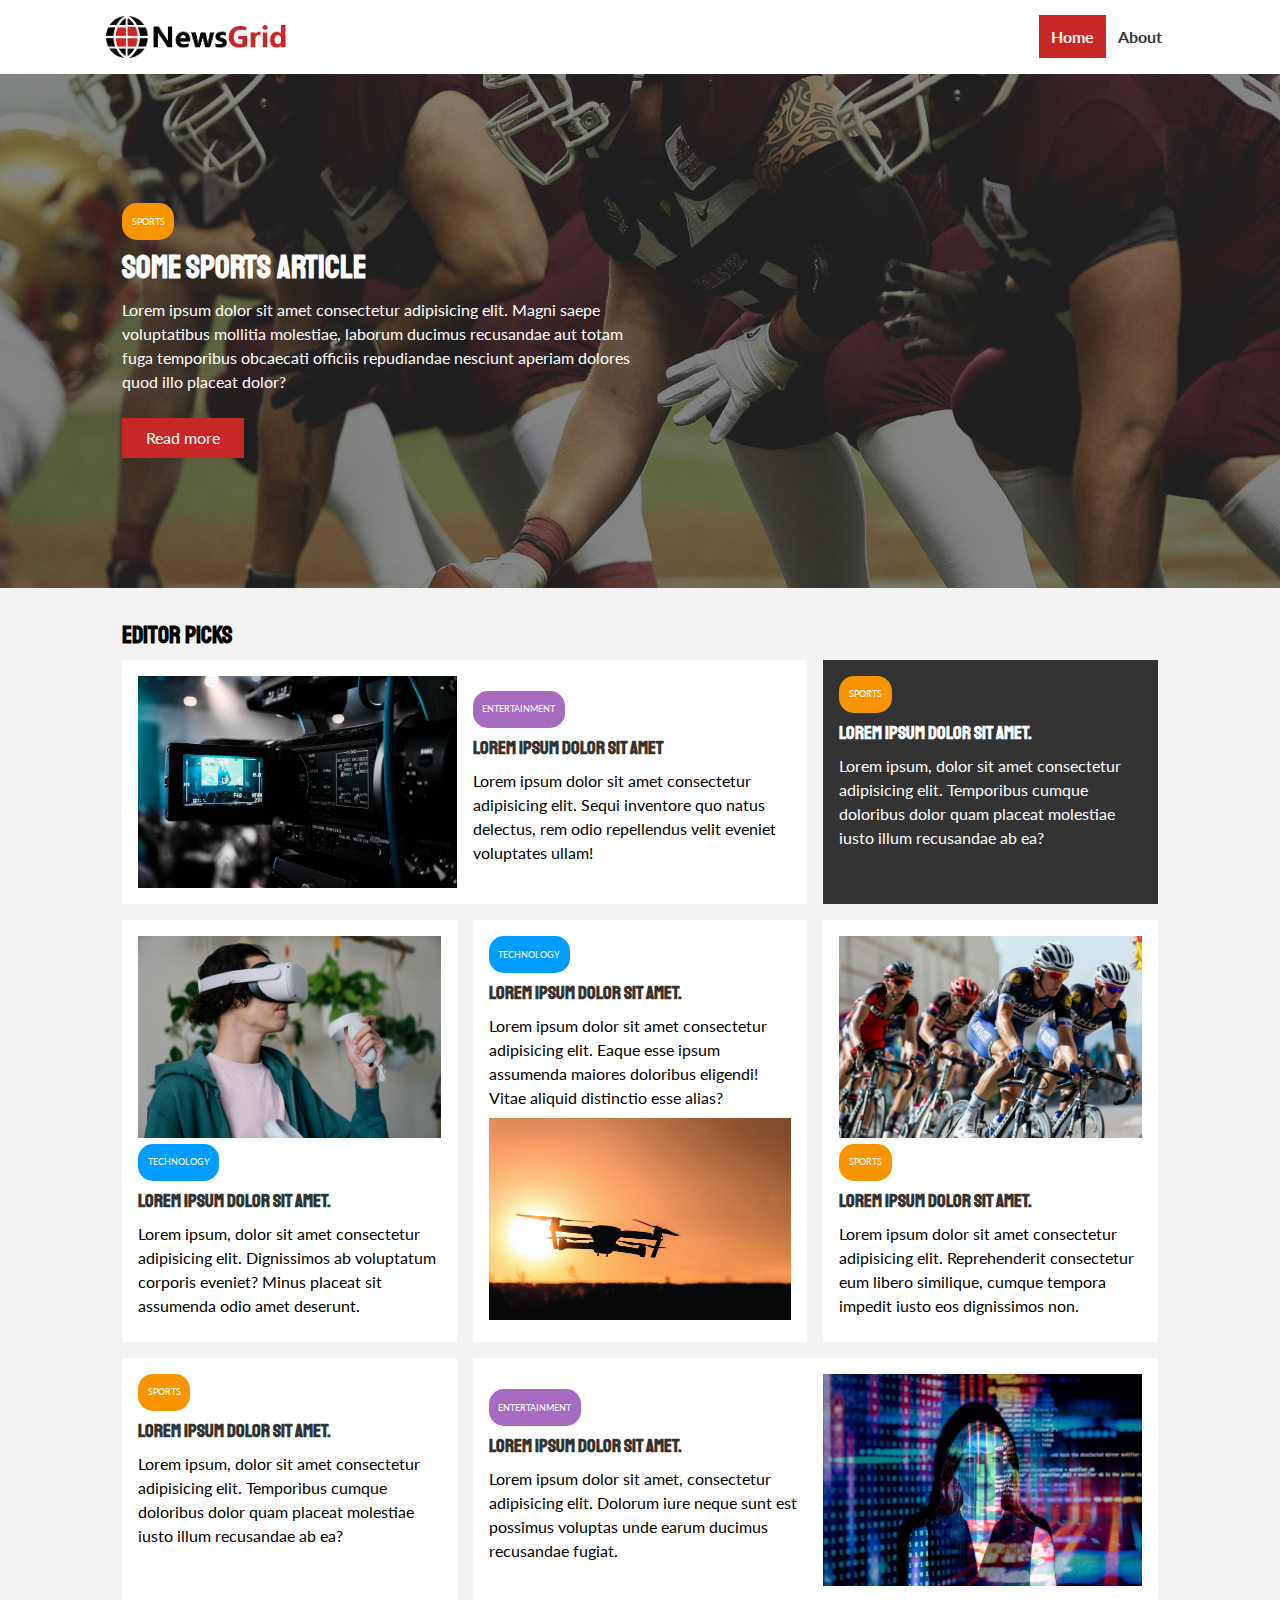
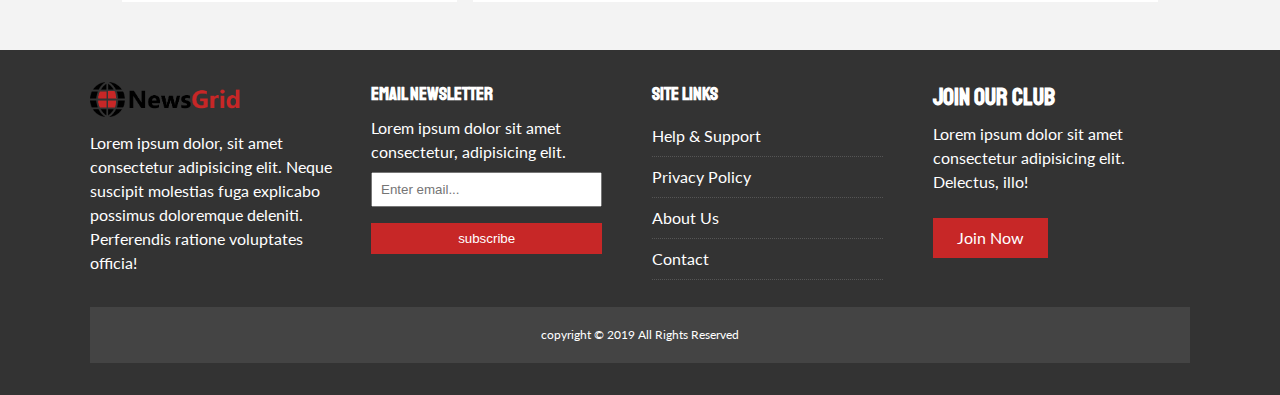
<file: index.html>
<!DOCTYPE html>
<html lang="en">
<head>
    <meta charset="UTF-8">
    <meta name="viewport" content="width=device-width, initial-scale=1.0">
    <link rel="stylesheet" href="https://cdnjs.cloudflare.com/ajax/libs/font-awesome/6.5.1/css/all.min.css" integrity="sha512-DTOQO9RWCH3ppGqcWaEA1BIZOC6xxalwEsw9c2QQeAIftl+Vegovlnee1c9QX4TctnWMn13TZye+giMm8e2LwA==" crossorigin="anonymous" referrerpolicy="no-referrer" />
    <link rel="preconnect" href="https://fonts.googleapis.com">
<link rel="preconnect" href="https://fonts.gstatic.com" crossorigin>
<link href="https://fonts.googleapis.com/css2?family=Lato&family=Staatliches&display=swap" rel="stylesheet">
    <link rel="stylesheet" href="style.css">
    <link rel="stylesheet" media="screen and (max-width:768px)" href="mobile.css">
    <link rel="shortcut icon" href="C:\Users\vansh\AppData\Local\Temp\c993e246-1579-45bf-8d78-c7804d8891ab_favicon_package_v0.16.zip.1ab\apple-touch-icon.png">
    <title>Newsgrid Website</title>
</head>
<body>
    <nav id="main-nav">
        <div class="container">
            <img src="newsgrid logo.png"alt="NewsGrid" class="logo">
            <div class="social">
              <a href="http://facebook.com" target="_blank"><i class="fa-brands fa-facebook fa-2x"></i></a>
              <a href="http://twitter.com" target="_blank"><i class="fa-brands fa-twitter fa-2x"></i></a>
              <a href="http://instagram.com" target="_blank"><i class="fa-brands fa-instagram fa-2x"></i></a>
              <a href="http://youtube.com" target="_blank"><i class="fa-brands fa-youtube fa-2x"></i></a>
            </div>
            <ul>
                <li><a class="current" href="index.html">Home</a></li>
                <li><a href="about.html">About</a></li>
            </ul>
        </div>
    </nav>
    <header id="showcase">
        <div class="container">
            <div class="showcase-container">
                <div class="showcase-content">
                    <div class="category category-sports">Sports</div>
                    <h1>Some sports article</h1>
                    <p>Lorem ipsum dolor sit amet consectetur adipisicing elit. Magni saepe voluptatibus mollitia molestiae, laborum ducimus recusandae aut totam fuga temporibus obcaecati officiis repudiandae nesciunt aperiam dolores quod illo placeat dolor?</p>
                    <a href="article.html" class="btn btn-primary">Read more</a>
                </div>
            </div>
        </div>
    </header>

    <!-- home articles -->
    <section id="home-articles" class="py-2">
        <div class="container">
        <h2>Editor Picks</h2>
        <div class="articles-container">
            <article class="card">
                <img src="artcle1.jpg" alt="pic1">
                <div>
                    <div class="category category-ent">Entertainment</div>
                    <h3>
                        <a href="article.html">Lorem ipsum dolor sit amet</a>
                    </h3>
                    <p>Lorem ipsum dolor sit amet consectetur adipisicing elit. Sequi inventore quo natus delectus, rem odio repellendus velit eveniet voluptates ullam!</p>
                </div>
            </article>
            <article class="card bg-dark">
                <div class="category category-sports">sports</div>
                    <h3>
                        <a href="article.html">Lorem ipsum dolor sit amet.</a>
                    </h3>
                    <p>Lorem ipsum, dolor sit amet consectetur adipisicing elit. Temporibus cumque doloribus dolor quam placeat molestiae iusto illum recusandae ab ea?</p>
            </article>
            <article class="card">
                <img src="article2.jpg" alt="pic2">
                <div class="category category-tech">Technology</div>
                <h3>
                    <a href="article.html">Lorem ipsum dolor sit amet.</a>
                </h3>
                <p>Lorem ipsum, dolor sit amet consectetur adipisicing elit. Dignissimos ab voluptatum corporis eveniet? Minus placeat sit assumenda odio amet deserunt.</p>
            </article>
            <article class="card">
                <div class="category category-tech">technology</div>
                <h3>
                    <a href="article.html">Lorem ipsum dolor sit amet.</a>
                </h3>
                <p>Lorem ipsum dolor sit amet consectetur adipisicing elit. Eaque esse ipsum assumenda maiores doloribus eligendi! Vitae aliquid distinctio esse alias?</p>
                <img src="article3.jpg" alt="img3">
            </article>
            <article class="card">
                <img src="article4.jpg" alt="img4">
                <div class="category category-sports">sports</div>
                <h3>
                    <a href="article.html">Lorem ipsum dolor sit amet.</a>
                </h3>
                <p>Lorem ipsum dolor sit amet consectetur adipisicing elit. Reprehenderit consectetur eum libero similique, cumque tempora impedit iusto eos dignissimos non.</p>
            </article>
            <article class="card">
                <div class="category category-sports">sports</div>
                    <h3>
                        <a href="article.html">Lorem ipsum dolor sit amet.</a>
                    </h3>
                    <p>Lorem ipsum, dolor sit amet consectetur adipisicing elit. Temporibus cumque doloribus dolor quam placeat molestiae iusto illum recusandae ab ea?</p>
            </article>
            <article class="card">
                <div>
                <div class="category category-ent">Entertainment</div>
                <h3>
                    <a href="article.html">Lorem ipsum dolor sit amet.</a>
                </h3>
                <p>Lorem ipsum dolor sit amet, consectetur adipisicing elit. Dolorum iure neque sunt est possimus voluptas unde earum ducimus recusandae fugiat.</p>
                </div>
                <img src="article5.jpg" alt="img5">
            </article>
            <div>
        </div>
    </div>
    </section>

    <!-- footer section -->
    <footer id="main-footer">
        <div class="container footer-container py-2">
            <div>
                <img src="newsgrid logo.png" alt="newsgrid">
                <p>Lorem ipsum dolor, sit amet consectetur adipisicing elit. Neque suscipit molestias fuga explicabo possimus doloremque deleniti. Perferendis ratione voluptates officia!</p>
            </div>
            <div>
                <h3>Email Newsletter</h3>
                <p>Lorem ipsum dolor sit amet consectetur, adipisicing elit.</p>
                <form>
                    <input type="email" placeholder="Enter email...">
                    <input type="submit" value="subscribe" class="btn btn-primary">
                </form>
            </div>
            <div>
                <h3>Site Links</h3>
                <ul class="list">
                    <li><a href="#">Help & Support</a></li>
                    <li><a href="#">Privacy Policy</a></li>
                    <li><a href="#">About Us</a></li>
                    <li><a href="#">Contact</a></li>
                </ul>
            </div>
            <div>
                <h2>Join Our Club</h2>
                <p>Lorem ipsum dolor sit amet consectetur adipisicing elit. Delectus, illo!</p>
                <a href="#" class="btn btn-primary">Join Now</a>
            </div>
            <div>
                <p>
                    copyright &copy; 2019 All Rights Reserved
                </p>
            </div>
        </div>
    </footer>
</body>
</html>
</file>
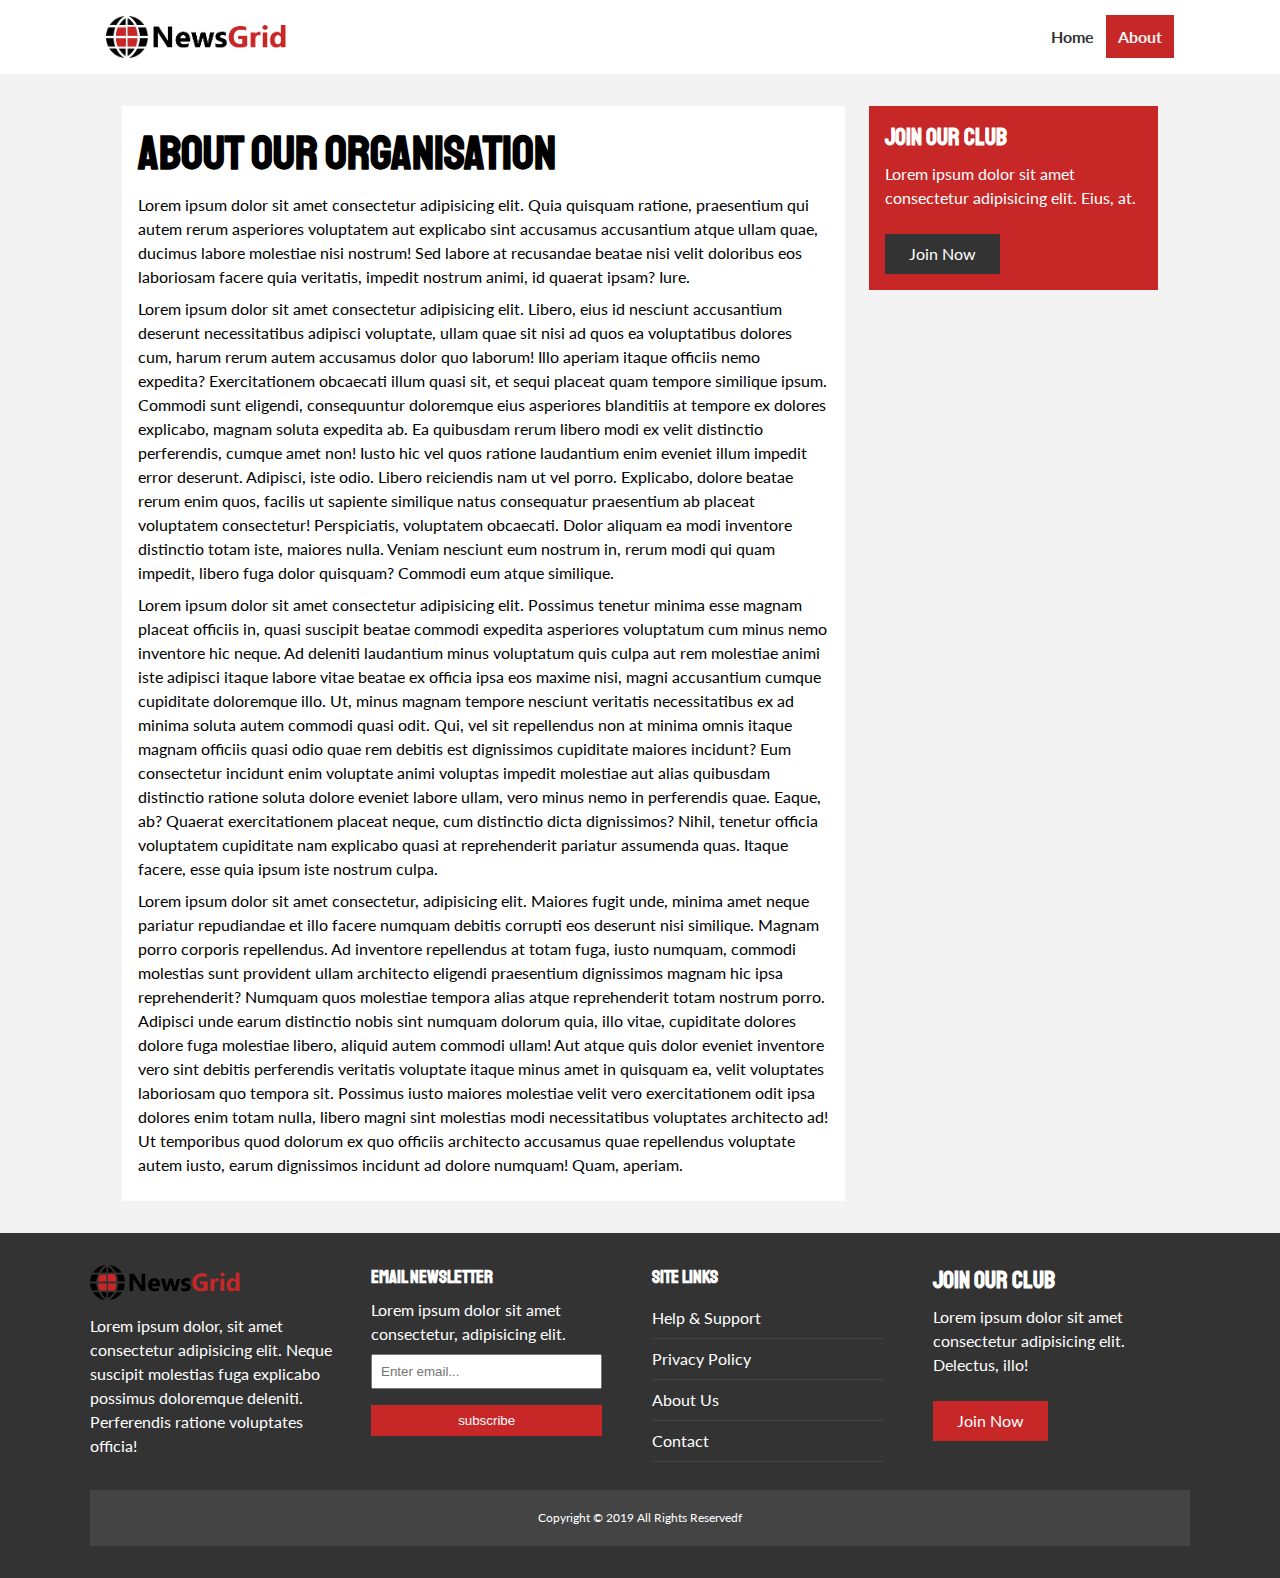
<file: about.html>
<!DOCTYPE html>
<html lang="en">
<head>
    <meta charset="UTF-8">
    <meta name="viewport" content="width=device-width, initial-scale=1.0">
    <link rel="stylesheet" href="https://cdnjs.cloudflare.com/ajax/libs/font-awesome/6.5.1/css/all.min.css" integrity="sha512-DTOQO9RWCH3ppGqcWaEA1BIZOC6xxalwEsw9c2QQeAIftl+Vegovlnee1c9QX4TctnWMn13TZye+giMm8e2LwA==" crossorigin="anonymous" referrerpolicy="no-referrer" />
    <link rel="preconnect" href="https://fonts.googleapis.com">
<link rel="preconnect" href="https://fonts.gstatic.com" crossorigin>
<link href="https://fonts.googleapis.com/css2?family=Lato&family=Staatliches&display=swap" rel="stylesheet">
    <link rel="stylesheet" href="style.css">
    <link rel="stylesheet" media="screen and (max-width:768px)" href="mobile.css">
    <link rel="shortcut icon" href="C:\Users\vansh\AppData\Local\Temp\c993e246-1579-45bf-8d78-c7804d8891ab_favicon_package_v0.16.zip.1ab\apple-touch-icon.png">
    <title>Newsgrid Website</title>
</head>
<body>
    <nav id="main-nav">
        <div class="container">
            <img src="newsgrid logo.png"alt="NewsGrid" class="logo">
            <div class="social">
              <a href="http://facebook.com" target="_blank"><i class="fa-brands fa-facebook fa-2x"></i></a>
              <a href="http://twitter.com" target="_blank"><i class="fa-brands fa-twitter fa-2x"></i></a>
              <a href="http://instagram.com" target="_blank"><i class="fa-brands fa-instagram fa-2x"></i></a>
              <a href="http://youtube.com" target="_blank"><i class="fa-brands fa-youtube fa-2x"></i></a>
            </div>
            <ul>
                <li><a href="index.html">Home</a></li>
                <li><a class="current" href="about.html">About</a></li>
            </ul>
        </div>
    </nav>
    <section id="about">
        <div class="container">
            <div class="page-container">
                <article class="card">
                    <h1 class="l-heading">About Our organisation</h1>
                    <p>Lorem ipsum dolor sit amet consectetur adipisicing elit. Quia quisquam ratione, praesentium qui autem rerum asperiores voluptatem aut explicabo sint accusamus accusantium atque ullam quae, ducimus labore molestiae nisi nostrum! Sed labore at recusandae beatae nisi velit doloribus eos laboriosam facere quia veritatis, impedit nostrum animi, id quaerat ipsam? Iure.</p>
                    <p>Lorem ipsum dolor sit amet consectetur adipisicing elit. Libero, eius id nesciunt accusantium deserunt necessitatibus adipisci voluptate, ullam quae sit nisi ad quos ea voluptatibus dolores cum, harum rerum autem accusamus dolor quo laborum! Illo aperiam itaque officiis nemo expedita? Exercitationem obcaecati illum quasi sit, et sequi placeat quam tempore similique ipsum. Commodi sunt eligendi, consequuntur doloremque eius asperiores blanditiis at tempore ex dolores explicabo, magnam soluta expedita ab. Ea quibusdam rerum libero modi ex velit distinctio perferendis, cumque amet non! Iusto hic vel quos ratione laudantium enim eveniet illum impedit error deserunt. Adipisci, iste odio. Libero reiciendis nam ut vel porro. Explicabo, dolore beatae rerum enim quos, facilis ut sapiente similique natus consequatur praesentium ab placeat voluptatem consectetur! Perspiciatis, voluptatem obcaecati. Dolor aliquam ea modi inventore distinctio totam iste, maiores nulla. Veniam nesciunt eum nostrum in, rerum modi qui quam impedit, libero fuga dolor quisquam? Commodi eum atque similique.</p>
                    <p>Lorem ipsum dolor sit amet consectetur adipisicing elit. Possimus tenetur minima esse magnam placeat officiis in, quasi suscipit beatae commodi expedita asperiores voluptatum cum minus nemo inventore hic neque. Ad deleniti laudantium minus voluptatum quis culpa aut rem molestiae animi iste adipisci itaque labore vitae beatae ex officia ipsa eos maxime nisi, magni accusantium cumque cupiditate doloremque illo. Ut, minus magnam tempore nesciunt veritatis necessitatibus ex ad minima soluta autem commodi quasi odit. Qui, vel sit repellendus non at minima omnis itaque magnam officiis quasi odio quae rem debitis est dignissimos cupiditate maiores incidunt? Eum consectetur incidunt enim voluptate animi voluptas impedit molestiae aut alias quibusdam distinctio ratione soluta dolore eveniet labore ullam, vero minus nemo in perferendis quae. Eaque, ab? Quaerat exercitationem placeat neque, cum distinctio dicta dignissimos? Nihil, tenetur officia voluptatem cupiditate nam explicabo quasi at reprehenderit pariatur assumenda quas. Itaque facere, esse quia ipsum iste nostrum culpa.</p>
                    <p>Lorem ipsum dolor sit amet consectetur, adipisicing elit. Maiores fugit unde, minima amet neque pariatur repudiandae et illo facere numquam debitis corrupti eos deserunt nisi similique. Magnam porro corporis repellendus. Ad inventore repellendus at totam fuga, iusto numquam, commodi molestias sunt provident ullam architecto eligendi praesentium dignissimos magnam hic ipsa reprehenderit? Numquam quos molestiae tempora alias atque reprehenderit totam nostrum porro. Adipisci unde earum distinctio nobis sint numquam dolorum quia, illo vitae, cupiditate dolores dolore fuga molestiae libero, aliquid autem commodi ullam! Aut atque quis dolor eveniet inventore vero sint debitis perferendis veritatis voluptate itaque minus amet in quisquam ea, velit voluptates laboriosam quo tempora sit. Possimus iusto maiores molestiae velit vero exercitationem odit ipsa dolores enim totam nulla, libero magni sint molestias modi necessitatibus voluptates architecto ad! Ut temporibus quod dolorum ex quo officiis architecto accusamus quae repellendus voluptate autem iusto, earum dignissimos incidunt ad dolore numquam! Quam, aperiam.</p>
                </article>
                <aside class="card bg-primary">
                    <h2>Join Our Club</h2>
                    <p>Lorem ipsum dolor sit amet consectetur adipisicing elit. Eius, at.</p>
                    <a href="#" class="btn btn-dark btn-block">Join Now</a>
                </aside>
            </div>
        </div>
    </section>
    <!-- footer section -->
    <footer id="main-footer">
        <div class="container footer-container py-2">
            <div>
                <img src="newsgrid logo.png" alt="newsgrid">
                <p>Lorem ipsum dolor, sit amet consectetur adipisicing elit. Neque suscipit molestias fuga explicabo possimus doloremque deleniti. Perferendis ratione voluptates officia!</p>
            </div>
            <div>
                <h3>Email Newsletter</h3>
                <p>Lorem ipsum dolor sit amet consectetur, adipisicing elit.</p>
                <form>
                    <input type="email" placeholder="Enter email...">
                    <input type="submit" value="subscribe" class="btn btn-primary">
                </form>
            </div>
            <div>
                <h3>Site Links</h3>
                <ul class="list">
                    <li><a href="#">Help & Support</a></li>
                    <li><a href="#">Privacy Policy</a></li>
                    <li><a href="#">About Us</a></li>
                    <li><a href="#">Contact</a></li>
                </ul>
            </div>
            <div>
                <h2>Join Our Club</h2>
                <p>Lorem ipsum dolor sit amet consectetur adipisicing elit. Delectus, illo!</p>
                <a href="#" class="btn btn-primary">Join Now</a>
            </div>
            <div>
                <p>
                    Copyright &copy; 2019 All Rights Reservedf
                </p>
            </div>
        </div>
    </footer>
</body>
</html>
</file>
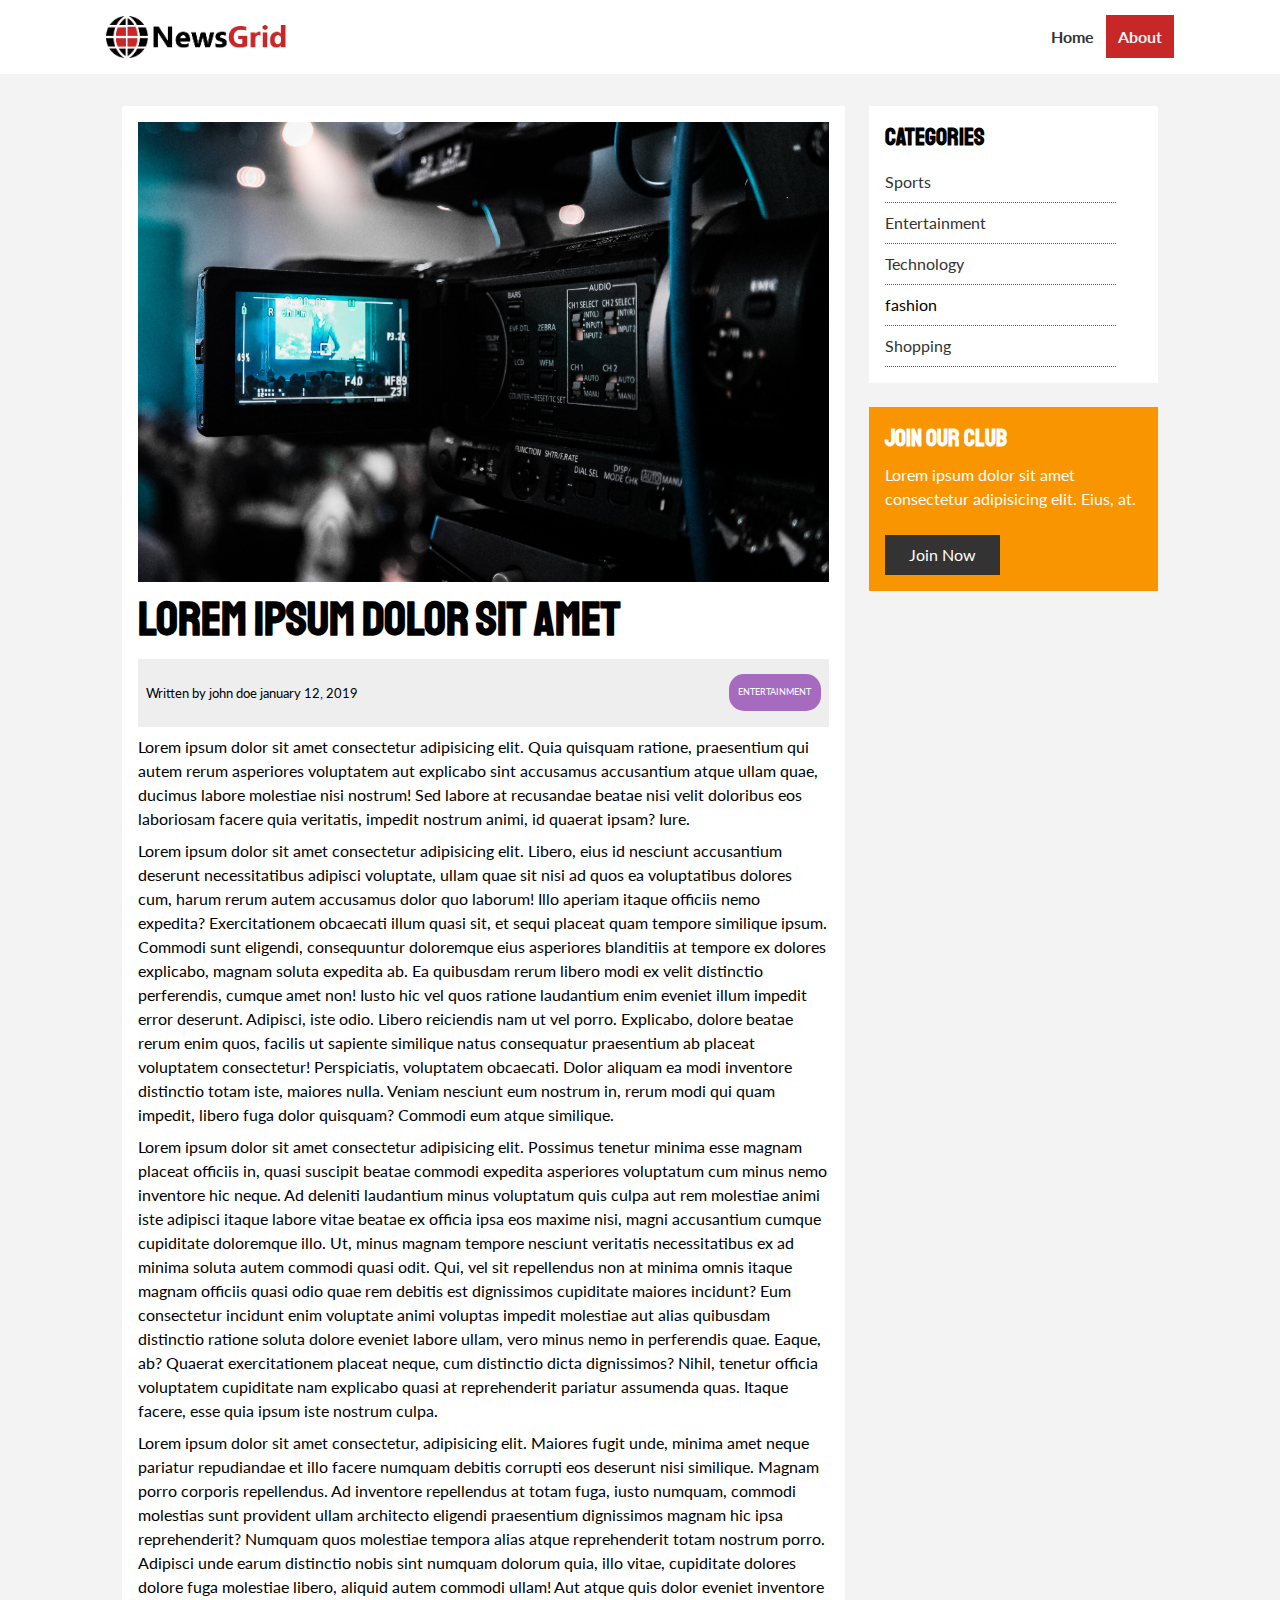
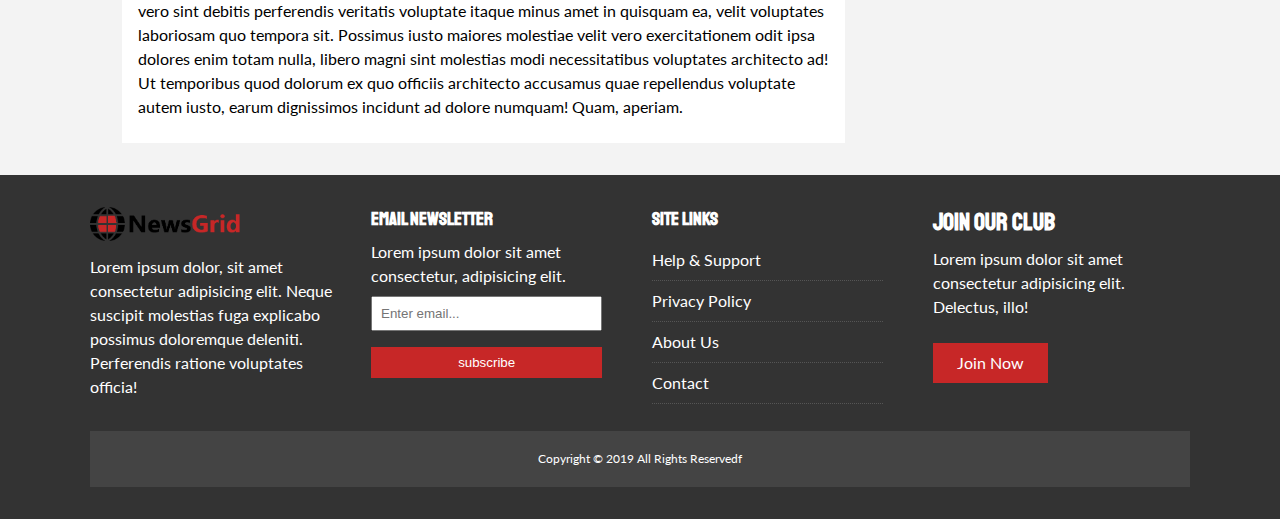
<file: article.html>
<!DOCTYPE html>
<html lang="en">
<head>
    <meta charset="UTF-8">
    <meta name="viewport" content="width=device-width, initial-scale=1.0">
    <link rel="stylesheet" href="https://cdnjs.cloudflare.com/ajax/libs/font-awesome/6.5.1/css/all.min.css" integrity="sha512-DTOQO9RWCH3ppGqcWaEA1BIZOC6xxalwEsw9c2QQeAIftl+Vegovlnee1c9QX4TctnWMn13TZye+giMm8e2LwA==" crossorigin="anonymous" referrerpolicy="no-referrer" />
    <link rel="preconnect" href="https://fonts.googleapis.com">
<link rel="preconnect" href="https://fonts.gstatic.com" crossorigin>
<link href="https://fonts.googleapis.com/css2?family=Lato&family=Staatliches&display=swap" rel="stylesheet">
    <link rel="stylesheet" href="style.css">
    <link rel="stylesheet" media="screen and (max-width:768px)" href="mobile.css">
    <link rel="shortcut icon" href="C:\Users\vansh\AppData\Local\Temp\c993e246-1579-45bf-8d78-c7804d8891ab_favicon_package_v0.16.zip.1ab\apple-touch-icon.png">
    <title>Newsgrid | Articles</title>
</head>
<body>
    <nav id="main-nav">
        <div class="container">
            <img src="newsgrid logo.png"alt="NewsGrid" class="logo">
            <div class="social">
              <a href="http://facebook.com" target="_blank"><i class="fa-brands fa-facebook fa-2x"></i></a>
              <a href="http://twitter.com" target="_blank"><i class="fa-brands fa-twitter fa-2x"></i></a>
              <a href="http://instagram.com" target="_blank"><i class="fa-brands fa-instagram fa-2x"></i></a>
              <a href="http://youtube.com" target="_blank"><i class="fa-brands fa-youtube fa-2x"></i></a>
            </div>
            <ul>
                <li><a href="index.html">Home</a></li>
                <li><a class="current" href="about.html">About</a></li>
            </ul>
        </div>
    </nav>
    <section id="article">
        <div class="container">
            <div class="page-container">
                <article class="card">
                    <img src="artcle1.jpg" alt="">
                    <h1 class="l-heading">Lorem ipsum dolor sit amet</h1>
                    <div class="meta">
                        <small>
                            <i class="fa-solid fa-user"></i> Written by john doe january 12, 2019
                        </small>
                        <div class="category category-ent">Entertainment</div>
                    </div>
                    <p>Lorem ipsum dolor sit amet consectetur adipisicing elit. Quia quisquam ratione, praesentium qui autem rerum asperiores voluptatem aut explicabo sint accusamus accusantium atque ullam quae, ducimus labore molestiae nisi nostrum! Sed labore at recusandae beatae nisi velit doloribus eos laboriosam facere quia veritatis, impedit nostrum animi, id quaerat ipsam? Iure.</p>
                    <p>Lorem ipsum dolor sit amet consectetur adipisicing elit. Libero, eius id nesciunt accusantium deserunt necessitatibus adipisci voluptate, ullam quae sit nisi ad quos ea voluptatibus dolores cum, harum rerum autem accusamus dolor quo laborum! Illo aperiam itaque officiis nemo expedita? Exercitationem obcaecati illum quasi sit, et sequi placeat quam tempore similique ipsum. Commodi sunt eligendi, consequuntur doloremque eius asperiores blanditiis at tempore ex dolores explicabo, magnam soluta expedita ab. Ea quibusdam rerum libero modi ex velit distinctio perferendis, cumque amet non! Iusto hic vel quos ratione laudantium enim eveniet illum impedit error deserunt. Adipisci, iste odio. Libero reiciendis nam ut vel porro. Explicabo, dolore beatae rerum enim quos, facilis ut sapiente similique natus consequatur praesentium ab placeat voluptatem consectetur! Perspiciatis, voluptatem obcaecati. Dolor aliquam ea modi inventore distinctio totam iste, maiores nulla. Veniam nesciunt eum nostrum in, rerum modi qui quam impedit, libero fuga dolor quisquam? Commodi eum atque similique.</p>
                    <p>Lorem ipsum dolor sit amet consectetur adipisicing elit. Possimus tenetur minima esse magnam placeat officiis in, quasi suscipit beatae commodi expedita asperiores voluptatum cum minus nemo inventore hic neque. Ad deleniti laudantium minus voluptatum quis culpa aut rem molestiae animi iste adipisci itaque labore vitae beatae ex officia ipsa eos maxime nisi, magni accusantium cumque cupiditate doloremque illo. Ut, minus magnam tempore nesciunt veritatis necessitatibus ex ad minima soluta autem commodi quasi odit. Qui, vel sit repellendus non at minima omnis itaque magnam officiis quasi odio quae rem debitis est dignissimos cupiditate maiores incidunt? Eum consectetur incidunt enim voluptate animi voluptas impedit molestiae aut alias quibusdam distinctio ratione soluta dolore eveniet labore ullam, vero minus nemo in perferendis quae. Eaque, ab? Quaerat exercitationem placeat neque, cum distinctio dicta dignissimos? Nihil, tenetur officia voluptatem cupiditate nam explicabo quasi at reprehenderit pariatur assumenda quas. Itaque facere, esse quia ipsum iste nostrum culpa.</p>
                    <p>Lorem ipsum dolor sit amet consectetur, adipisicing elit. Maiores fugit unde, minima amet neque pariatur repudiandae et illo facere numquam debitis corrupti eos deserunt nisi similique. Magnam porro corporis repellendus. Ad inventore repellendus at totam fuga, iusto numquam, commodi molestias sunt provident ullam architecto eligendi praesentium dignissimos magnam hic ipsa reprehenderit? Numquam quos molestiae tempora alias atque reprehenderit totam nostrum porro. Adipisci unde earum distinctio nobis sint numquam dolorum quia, illo vitae, cupiditate dolores dolore fuga molestiae libero, aliquid autem commodi ullam! Aut atque quis dolor eveniet inventore vero sint debitis perferendis veritatis voluptate itaque minus amet in quisquam ea, velit voluptates laboriosam quo tempora sit. Possimus iusto maiores molestiae velit vero exercitationem odit ipsa dolores enim totam nulla, libero magni sint molestias modi necessitatibus voluptates architecto ad! Ut temporibus quod dolorum ex quo officiis architecto accusamus quae repellendus voluptate autem iusto, earum dignissimos incidunt ad dolore numquam! Quam, aperiam.</p>
                </article>

                <aside id="categories" class="card">
                    <h2>Categories</h2>
                    <ul class="list">
                        <li><a href="#"><i class="fa-solid fa-chevron-right"></i>Sports</a></li>
                        <li><a href="#"><i class="fa-solid fa-chevron-right"></i>Entertainment</a></li>
                        <li><a href="#"><i class="fa-solid fa-chevron-right"></i>Technology</a></li>
                        <li><a href="#"><i class="fa-solid fa-chevron-right"></i></a>fashion</li>
                        <li><a href="#"><i class="fa-solid fa-chevron-right"></i>Shopping</a></li>
                    </ul>
                </aside>
                <aside class="card bg-secondary">
                    <h2>Join Our Club</h2>
                    <p>Lorem ipsum dolor sit amet consectetur adipisicing elit. Eius, at.</p>
                    <a href="#" class="btn btn-dark btn-block">Join Now</a>
                </aside>
            </div>
        </div>
    </section>
    <!-- footer section -->
    <footer id="main-footer">
        <div class="container footer-container py-2">
            <div>
                <img src="newsgrid logo.png" alt="newsgrid">
                <p>Lorem ipsum dolor, sit amet consectetur adipisicing elit. Neque suscipit molestias fuga explicabo possimus doloremque deleniti. Perferendis ratione voluptates officia!</p>
            </div>
            <div>
                <h3>Email Newsletter</h3>
                <p>Lorem ipsum dolor sit amet consectetur, adipisicing elit.</p>
                <form>
                    <input type="email" placeholder="Enter email...">
                    <input type="submit" value="subscribe" class="btn btn-primary">
                </form>
            </div>
            <div>
                <h3>Site Links</h3>
                <ul class="list">
                    <li><a href="#">Help & Support</a></li>
                    <li><a href="#">Privacy Policy</a></li>
                    <li><a href="#">About Us</a></li>
                    <li><a href="#">Contact</a></li>
                </ul>
            </div>
            <div>
                <h2>Join Our Club</h2>
                <p>Lorem ipsum dolor sit amet consectetur adipisicing elit. Delectus, illo!</p>
                <a href="#" class="btn btn-primary">Join Now</a>
            </div>
            <div>
                <p>
                    Copyright &copy; 2019 All Rights Reservedf
                </p>
            </div>
        </div>
    </footer>
</body>
</html>
</file>
<file: style.css>
:root{
    --primary-color:#c72727;
    --secondary-color:#f99500;
    --light-color:#f3f3f3;
    --dark-color:#333;
    --max-width:1100px;
}

.category{
    --sports-color:#f99500;
    --ent-color:#a66bbe;
    --tech-color:#009cff;
}

*{
    margin:0;
    padding:0;
    box-sizing: border-box;
}

body{
    font-family:'Lato' ,sans-serif;
    line-height:1.5rem;
    background-color: var(--light-color);
}

a{
    color:#333;
    text-decoration: none;
}

ul{
    list-style: none;
}

p{
    margin:.5rem 0;
}

 img{
    width:100%;
 } 

h1,h2,h3,h4,h5,h6{
    font-family: 'Staatliches' , cursive;
    margin-bottom:.55rem;
    line-height:1.3;
}
/* utility */
.container{
    max-width: var(--max-width);
    margin:auto;
    padding:0 2rem;
    overflow:hidden;
}
.card{
    background-color: #fff;
    padding:1rem;
}

#main-nav{
    background: #fff;
    position:sticky;
    top:0px;
    z-index:2;
}

#main-nav .container{
    display: grid;
    grid-template-columns: 6fr 3fr 2fr;
    padding:1rem;
    align-items: center;
}

#main-nav .logo{
    width: 180px;
}

#main-nav ul{
    justify-self: end;
    display: flex;
}

#main-nav ul li a{
    padding: 0.75em;
    font-weight: bold;
}

#main-nav ul li a.current{
    background: var(--primary-color);
    color:var(--light-color);
}

#main-nav ul li a:hover{
    background-color:var(--light-color);
    color:var(--dark-color);
}

#main-nav .social a{
    margin-right:10px;
}

#main-nav .social a:hover{
    opacity: 0.7;
}

#showcase{
    color:#fff;
    background:#333;
    padding:2rem;
    position:relative;
}

/* #showcase .container{
    border:2px solid #fff;
} */

#showcase:before{
    content:'';
    background:url('showcase\ img.jpg') no-repeat center center/cover;
    position:absolute;
    top:0px;
    left:0px;
    width:100%;
    height:100%;
    opacity:0.4;   
}

#showcase .showcase-container {
    display: grid;
    grid-template-columns: repeat(2 , 1fr);
    justify-content: center;
    align-items: center;
    height:50vh;
    /* border:2px solid #fff;  */
}

#showcase .showcase-content{
    z-index:1;
}

.category{
    display: inline-block;
    color:#fff;
    font-size: 0.55rem;
    text-transform: uppercase;
    padding:0.4rem 0.6rem;
    border-radius: 15px;
    margin-bottom: 0.5rem;
}

.category-sports {background: var(--sports-color) }
.category-ent {background: var(--ent-color) }
.category-tech {background: var(--tech-color) }

.btn {
    display: inline-block;
    border:none;
    background: var(--dark-color);
    color:#fff;
    padding:0.5rem 1.5rem;
    margin-top:1rem;
}

.btn-light{background: var(--light-color)}
.btn-primary{background: var(--primary-color)}
.btn-secondary{background: var(--secondary-color)}

.btn:hover{
    opacity:0.9;
}
/* home articles */
#home-articles .articles-container{
    display: grid;
    grid-template-columns: repeat(3, 1fr);
    grid-gap: 1rem;
}

#home-articles .articles-container > *:first-child{
    display: grid;
    grid-template-columns: repeat(2, 1fr);
    grid-gap: 1rem;
    align-items: center;
    grid-column: 1 / span 2; 
}

#home-articles .articles-container :nth-child(7){
    display: grid;
    grid-template-columns: repeat(2 ,1fr);
    grid-gap: 1rem;
    align-items: center;
   grid-column: 2 / span 2;
}

.bg-dark{
    background-color: var(--dark-color);
    color:#fff;
}

.bg-primary{
    background-color: var(--primary-color);
    color:#fff;
}

.bg-secondary{
    background-color: var(--secondary-color);
    color:#fff;
}

.py-1{padding:1.5rem 0}
.py-2{padding:2rem 0}
.py-3{padding:3rem 0}
.p-1 {padding:1.5rem}
.p-2 {padding:2rem}
.p-3{padding:3rem}

.l-heading{
    font-size: 3rem;
}

.bg-dark h1,
.bg-dark h2,
.bg-dark h3,
.bg-dark a,
.bg-primary h1,
.bg-primary h2,
.bg-primary h3,
.bg-primary a,
.bg-secondary h1,
.bg-secondary h2,
.bg-secondary h3,
.bg-secondary a{
    color:#fff;
}


#main-footer {
    background-color:var(--dark-color);
    color:#fff;
}

#main-footer img{
    width:150px;
}

#main-footer a {
    color:#fff;
}

#main-footer .footer-container{
    display: grid;
    grid-template-columns: repeat(4 , 1fr);
    grid-gap: 1.5rem;
}

#main-footer .footer-container > *:last-child{
    background-color: #444;
    grid-column: 1 /span 4;
    padding:.5rem;
    text-align: center;
    font-size: 0.75rem;
}

#main-footer .footer-container input[type='submit'] {
    width:90%;
}

#main-footer .footer-container input[type='email'] {
    width:90%;
    padding:.5rem;
}

.list li{
    padding:.5rem 0;
    border-bottom: #555 dotted 1px;
    width: 90%;

}

.list li a:hover{
    color:var(--primary-color) !important;
}

/* about page */
.page-container{
    display: grid;
    grid-template-columns:5fr 2fr;
    margin:2rem 0;
    grid-gap: 1.5rem;
}

.page-container > *:first-child{
    grid-row: 1 /span 3;
}

#article .meta{
    display: flex;
    justify-content: space-between;
    align-items: center;
    background: #eee;
    padding:0.5rem;
}

#article .meta .category{
    margin-top:0.4rem;
}
</file>
<file: mobile.css>
/* Navigation */
#main-nav .social{
    display: none;
}

#main-nav .container{
    grid-template-columns: 1fr;
    grid-gap:1.2rem;
}

#main-nav ul,
#main-nav .logo{
    justify-self:center;
}

#main-nav ul li a{
    padding:.5rem;
}

#home-articles .articles-container{
    grid-template-columns: repeat(2 , 1fr);
}

#home-articles .articles-container > *:first-child{
    grid-template-columns: 1fr;
    grid-column: 1;
}
#home-articles .articles-container :nth-child(7){
    grid-template-columns: 1fr;
    grid-column: 1;
}

@media(max-width: 600px) {
    /* stack grid items */
    #showcase .showcase-container,
    #home-articles .articles-container,
    #main-footer .footer-container{
        grid-template-columns: 1fr;
    }
    #main-footer .footer-container > *:last-child{
        grid-column: 1;
    }
    #main-footer .footer-container > * {
        border-bottom: #444 1px dotted;
        padding: 1rem;
    }
    #main-footer .footer-container > *:last-child,
    #main-footer .footer-container > *:nth-child(3),
    #main-footer .footer-container > *:nth-child(4) {
        border:none;
    }
    .page-container{
        grid-template-columns: 1fr;
        text-align: center;
    }
}
</file>
